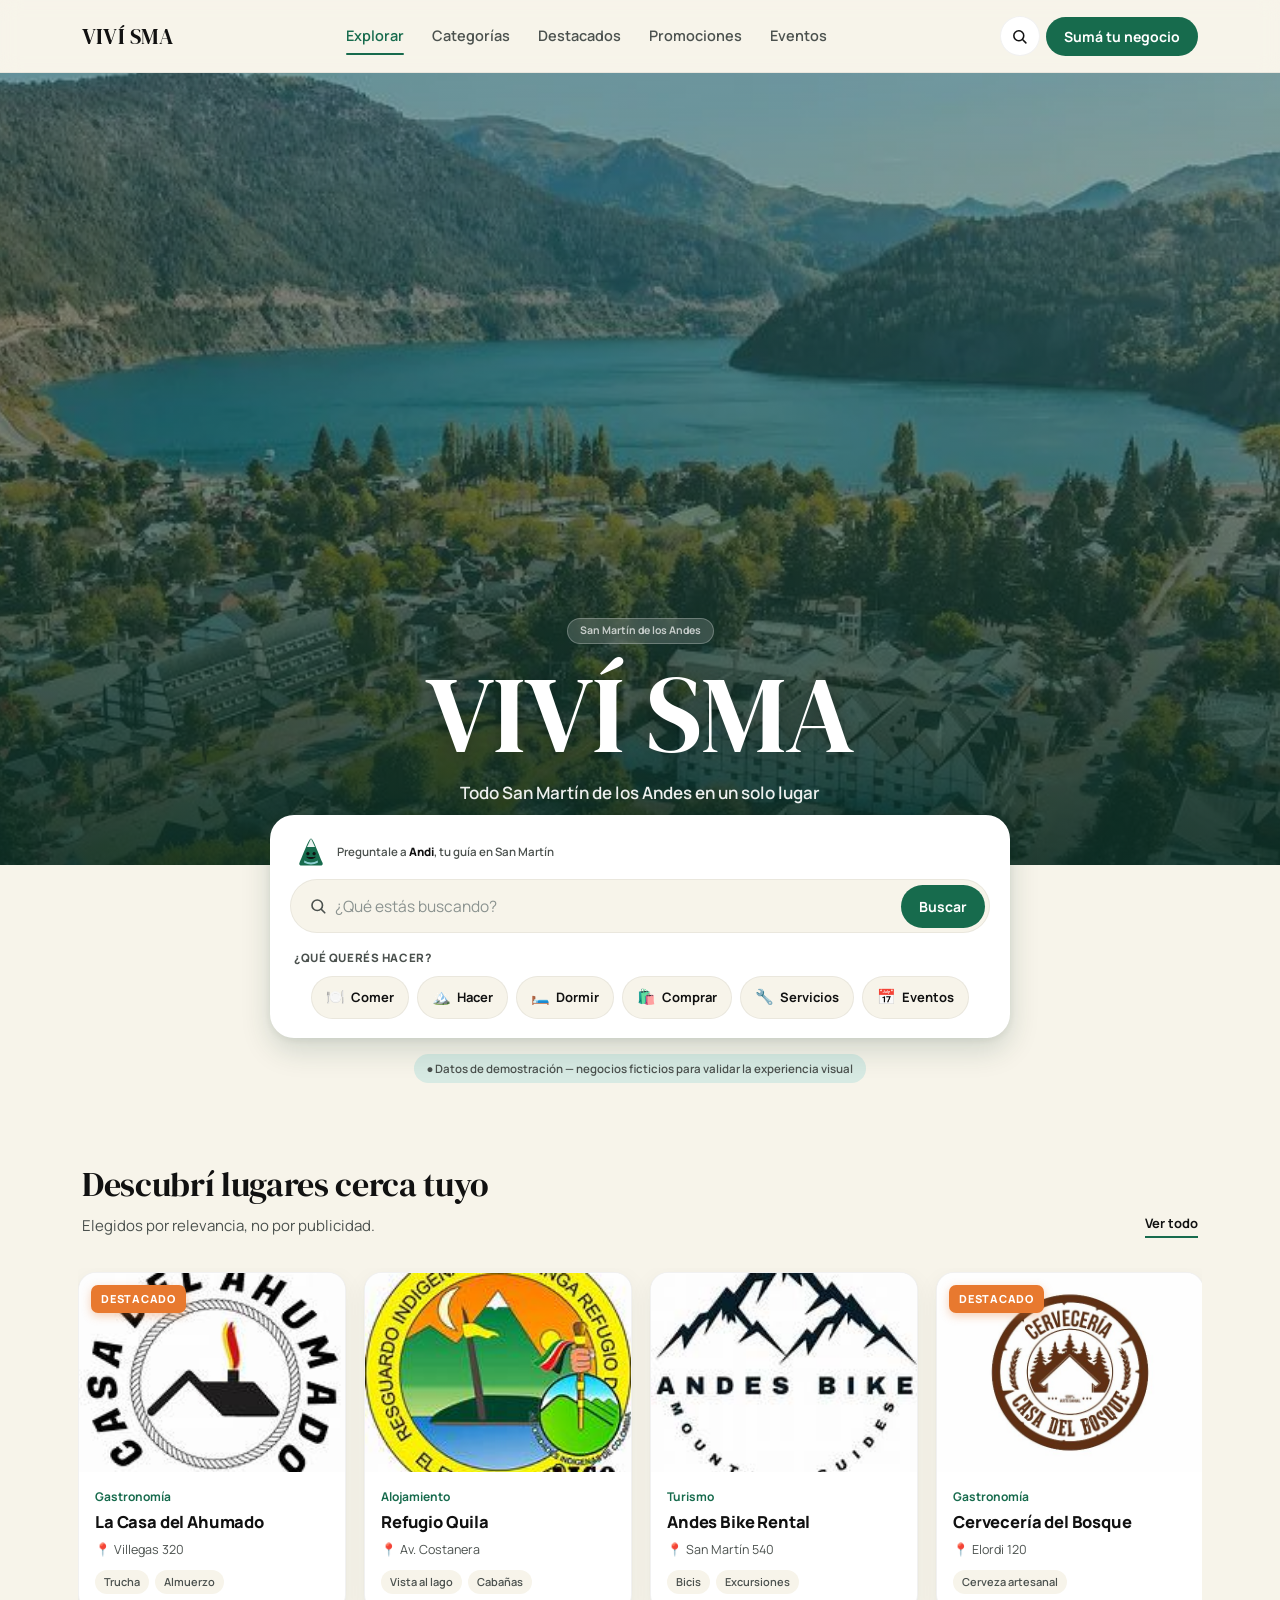
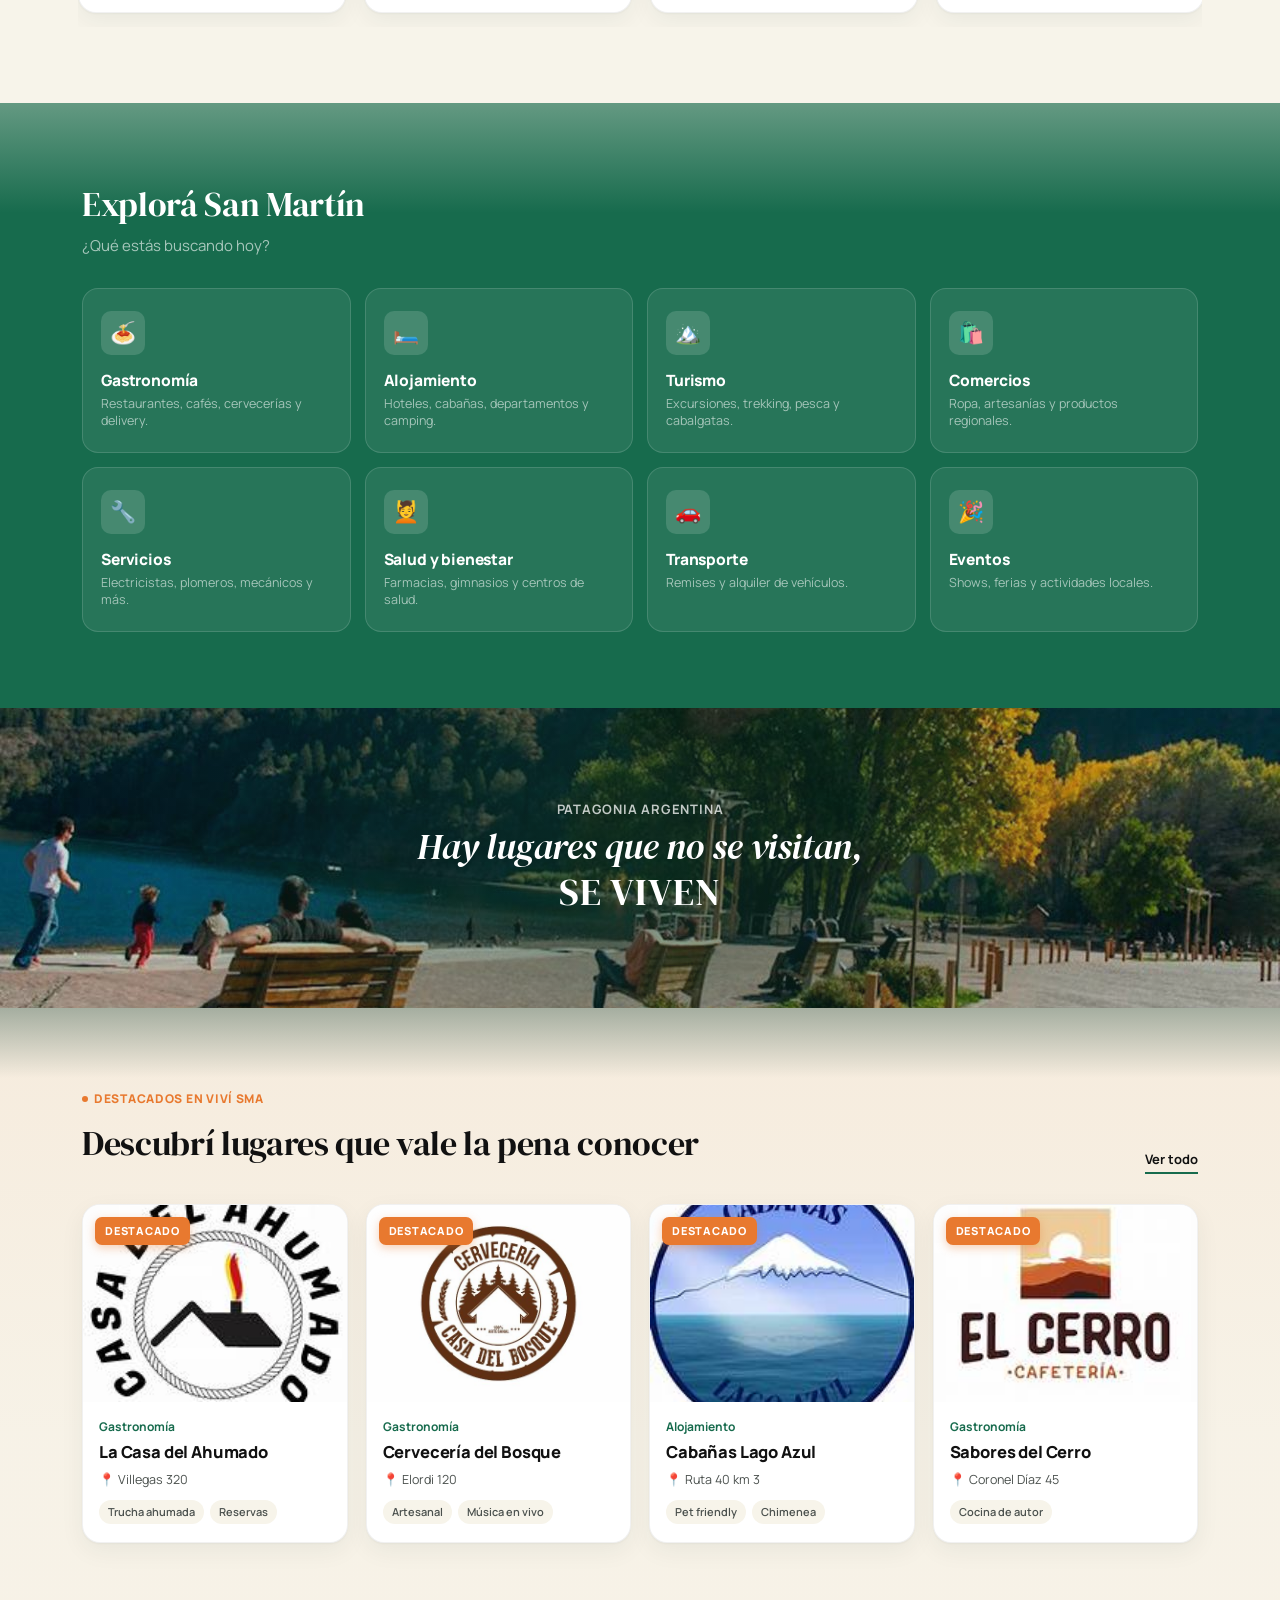
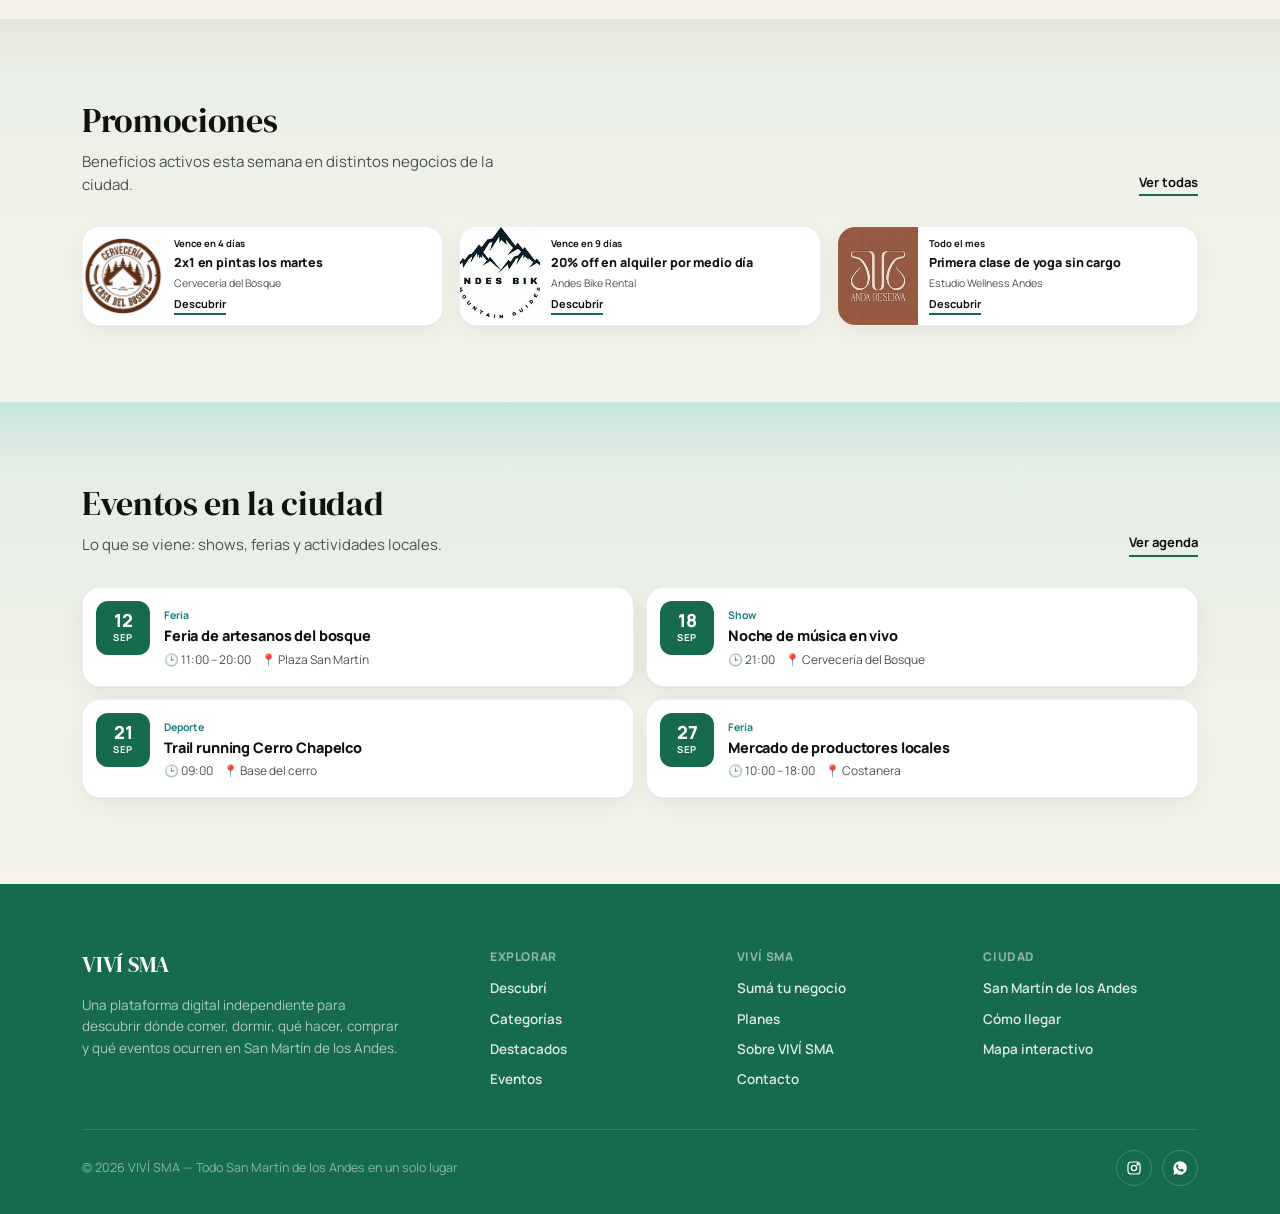
<file: index.html>
<!DOCTYPE html>
<html lang="es">
<head>
<meta charset="UTF-8">
<meta name="viewport" content="width=device-width, initial-scale=1.0, viewport-fit=cover">
<title>VIVÍ SMA — Todo San Martín de los Andes en un solo lugar</title>
<meta name="description" content="VIVÍ SMA: descubrí dónde comer, dormir, qué hacer, comprar y qué eventos ocurren en San Martín de los Andes, todo en un solo lugar.">
<link rel="preconnect" href="https://fonts.googleapis.com">
<link rel="preconnect" href="https://fonts.gstatic.com" crossorigin>
<link href="https://fonts.googleapis.com/css2?family=DM+Serif+Display:ital@0;1&family=Manrope:wght@400;500;600;700;800&display=swap" rel="stylesheet">
<link rel="stylesheet" href="css/variables.css">
<link rel="stylesheet" href="css/base.css">
<link rel="stylesheet" href="css/navigation.css">
<link rel="stylesheet" href="css/hero.css">
<link rel="stylesheet" href="css/components.css">
<link rel="stylesheet" href="css/sections.css">
<link rel="stylesheet" href="css/responsive.css">
<link rel="stylesheet" href="css/motion.css">
</head>
<body>

<!-- ================= NAV ================= -->
<header class="nav">
  <div class="wrap nav-inner">
    <a href="#" class="nav-logo">VIVÍ SMA</a>
    <nav class="nav-links">
      <a href="#descubri" class="active">Explorar</a>
      <a href="#categorias">Categorías</a>
      <a href="#destacados">Destacados</a>
      <a href="#promociones">Promociones</a>
      <a href="#eventos">Eventos</a>
    </nav>
    <div class="nav-actions">
      <button class="icon-btn" aria-label="Buscar" onclick="document.getElementById('hero-search').focus(); document.getElementById('hero-search').scrollIntoView({behavior:'smooth', block:'center'});">
        <svg width="17" height="17" viewBox="0 0 24 24" fill="none" stroke="currentColor" stroke-width="2.2" stroke-linecap="round"><circle cx="11" cy="11" r="7"/><line x1="21" y1="21" x2="16.65" y2="16.65"/></svg>
      </button>
      <button class="btn-negocio">Sumá tu negocio</button>
      <button class="burger" id="burgerBtn" aria-label="Abrir menú" aria-expanded="false">
        <span class="bar"></span><span class="bar"></span><span class="bar"></span>
      </button>
    </div>
  </div>
</header>

<div class="mobile-menu" id="mobileMenu">
  <div class="mobile-menu-inner">
    <a href="#descubri">Explorar <svg width="15" height="15" viewBox="0 0 24 24" fill="none" stroke="currentColor" stroke-width="2.3" stroke-linecap="round"><path d="M9 6l6 6-6 6"/></svg></a>
    <a href="#categorias">Categorías <svg width="15" height="15" viewBox="0 0 24 24" fill="none" stroke="currentColor" stroke-width="2.3" stroke-linecap="round"><path d="M9 6l6 6-6 6"/></svg></a>
    <a href="#destacados">Destacados <svg width="15" height="15" viewBox="0 0 24 24" fill="none" stroke="currentColor" stroke-width="2.3" stroke-linecap="round"><path d="M9 6l6 6-6 6"/></svg></a>
    <a href="#promociones">Promociones <svg width="15" height="15" viewBox="0 0 24 24" fill="none" stroke="currentColor" stroke-width="2.3" stroke-linecap="round"><path d="M9 6l6 6-6 6"/></svg></a>
    <a href="#eventos">Eventos <svg width="15" height="15" viewBox="0 0 24 24" fill="none" stroke="currentColor" stroke-width="2.3" stroke-linecap="round"><path d="M9 6l6 6-6 6"/></svg></a>
    <a href="#" class="mobile-cta">Sumá tu negocio</a>
  </div>
</div>

<!-- ================= HERO ================= -->
<section class="hero">
  <div class="hero-photo">
    <img src="assets/images/hero-vista-aerea-lago.webp" alt="Vista aérea del lago y el pueblo de San Martín de los Andes">
  </div>
  <div class="hero-content">
    <span class="hero-eyebrow">San Martín de los Andes</span>
    <h1>VIVÍ SMA</h1>
    <p class="claim">Todo San Martín de los Andes en un solo lugar</p>
  </div>
</section>

<div class="hero-float">
  <div class="andi-row">
    <div class="andi-avatar" aria-hidden="true">
      <svg viewBox="0 0 60 60" xmlns="http://www.w3.org/2000/svg">
        <path class="andi-cara" d="M30 6C34 6 46 40 50 48C52 52 50 54 46 54H14C10 54 8 52 10 48C14 40 26 6 30 6Z"/>
        <path class="andi-nieve" d="M30 6L37 21L23 21Z"/>
        <path class="andi-bufanda" d="M18 45Q30 52 42 45L42 49Q30 55 18 49Z"/>
        <circle class="andi-rasgos" cx="24.5" cy="33" r="2.4"/>
        <circle class="andi-rasgos" cx="35.5" cy="33" r="2.4"/>
        <path class="andi-rasgos" d="M23 39Q30 44 37 39" fill="none" stroke-width="2" stroke-linecap="round"/>
      </svg>
    </div>
    <span class="andi-caption">Preguntale a <strong>Andi</strong>, tu guía en San Martín</span>
  </div>
  <div class="searchbar">
    <svg width="18" height="18" viewBox="0 0 24 24" fill="none" stroke="currentColor" stroke-width="2.2" stroke-linecap="round"><circle cx="11" cy="11" r="7"/><line x1="21" y1="21" x2="16.65" y2="16.65"/></svg>
    <input id="hero-search" type="text" placeholder="¿Qué estás buscando?">
    <button>Buscar</button>
  </div>
  <p class="intent-label">¿Qué querés hacer?</p>
  <div class="intent-row">
    <a href="#categorias" class="pill"><span class="emj">🍽️</span> Comer</a>
    <a href="#categorias" class="pill"><span class="emj">🏔️</span> Hacer</a>
    <a href="#categorias" class="pill"><span class="emj">🛏️</span> Dormir</a>
    <a href="#categorias" class="pill"><span class="emj">🛍️</span> Comprar</a>
    <a href="#categorias" class="pill"><span class="emj">🔧</span> Servicios</a>
    <a href="#eventos" class="pill"><span class="emj">📅</span> Eventos</a>
  </div>
</div>

<div class="demo-note"><span>● Datos de demostración — negocios ficticios para validar la experiencia visual</span></div>

<!-- ================= DESCUBRÍ ================= -->
<section class="block bg-crema" id="descubri">
  <div class="wrap">
    <div class="block-head block-head-row">
      <div>
        <h2 class="reveal">Descubrí lugares cerca tuyo</h2>
        <p class="sub">Elegidos por relevancia, no por publicidad.</p>
      </div>
      <a href="#" class="see-all reveal-btn">Ver todo</a>
    </div>
  </div>
  <div class="wrap">
    <div class="scroll-row" id="descubri-row"></div>
  </div>
</section>

<!-- ================= CATEGORÍAS ================= -->
<section class="block section-dark" id="categorias">
  <div class="wrap">
    <div class="block-head">
      <h2 class="reveal">Explorá San Martín</h2>
      <p class="sub">¿Qué estás buscando hoy?</p>
    </div>
    <div class="cat-grid" id="cat-grid"></div>
  </div>
</section>

<!-- ================= FRANJA LOCAL ================= -->
<div class="franja">
  <img src="assets/images/franja-costanera-lago.jpg" alt="Costanera y bosque a orillas del lago en San Martín de los Andes">
  <div class="franja-text">
    <span>Patagonia Argentina</span>
    <h3><em class="franja-italica">Hay lugares que no se visitan,</em><br><strong class="se-viven">SE VIVEN</strong></h3>
  </div>
</div>

<!-- ================= DESTACADOS ================= -->
<section class="block bg-naranja-tint" id="destacados">
  <div class="wrap">
    <div class="block-head block-head-row">
      <div>
        <span class="destacados-tag">Destacados en VIVÍ SMA</span>
        <h2 class="reveal" style="margin-top:2px;">Descubrí lugares que vale la pena conocer</h2>
      </div>
      <a href="#" class="see-all reveal-btn">Ver todo</a>
    </div>
    <div class="grid-row" id="destacados-grid"></div>
  </div>
</section>

<!-- ================= PROMOCIONES ================= -->
<section class="block bg-sol-tint" id="promociones">
  <div class="wrap">
    <div class="block-head block-head-row">
      <div>
        <h2 class="reveal">Promociones</h2>
        <p class="sub">Beneficios activos esta semana en distintos negocios de la ciudad.</p>
      </div>
      <a href="#" class="see-all reveal-btn">Ver todas</a>
    </div>
    <div class="promos-grid" id="promos-grid"></div>
  </div>
</section>

<!-- ================= EVENTOS ================= -->
<section class="block bg-celeste-tint" id="eventos">
  <div class="wrap">
    <div class="block-head block-head-row">
      <div>
        <h2 class="reveal">Eventos en la ciudad</h2>
        <p class="sub">Lo que se viene: shows, ferias y actividades locales.</p>
      </div>
      <a href="#" class="see-all reveal-btn">Ver agenda</a>
    </div>
    <div class="eventos-grid" id="eventos-grid"></div>
  </div>
</section>

<!-- ================= FOOTER ================= -->
<footer>
  <div class="wrap">
    <div class="footer-grid">
      <div class="footer-brand">
        <h3>VIVÍ SMA</h3>
        <p>Una plataforma digital independiente para descubrir dónde comer, dormir, qué hacer, comprar y qué eventos ocurren en San Martín de los Andes.</p>
      </div>
      <div class="footer-cols">
        <div class="footer-col">
          <h4>Explorar</h4>
          <a href="#descubri">Descubrí</a>
          <a href="#categorias">Categorías</a>
          <a href="#destacados">Destacados</a>
          <a href="#eventos">Eventos</a>
        </div>
        <div class="footer-col">
          <h4>VIVÍ SMA</h4>
          <a href="#">Sumá tu negocio</a>
          <a href="#">Planes</a>
          <a href="#">Sobre VIVÍ SMA</a>
          <a href="#">Contacto</a>
        </div>
        <div class="footer-col">
          <h4>Ciudad</h4>
          <a href="#">San Martín de los Andes</a>
          <a href="#">Cómo llegar</a>
          <a href="#">Mapa interactivo</a>
        </div>
      </div>
    </div>
    <div class="footer-bottom">
      <span>© 2026 VIVÍ SMA — Todo San Martín de los Andes en un solo lugar</span>
      <div class="footer-social">
        <a href="#" aria-label="Instagram"><svg width="16" height="16" viewBox="0 0 24 24" fill="none" stroke="white" stroke-width="1.8"><rect x="3" y="3" width="18" height="18" rx="5"/><circle cx="12" cy="12" r="4"/><circle cx="17.5" cy="6.5" r="1"/></svg></a>
        <a href="#" aria-label="WhatsApp"><svg width="16" height="16" viewBox="0 0 24 24" fill="white"><path d="M12 2a10 10 0 0 0-8.6 15L2 22l5.2-1.4A10 10 0 1 0 12 2zm5.7 14.2c-.2.6-1.3 1.2-1.9 1.3-.5.1-1.1.1-1.8-.1-.4-.1-1-.3-1.7-.6-2.9-1.3-4.8-4.2-5-4.4-.1-.2-1.2-1.6-1.2-3s.7-2.1 1-2.4c.2-.3.5-.4.7-.4h.5c.2 0 .4 0 .6.4.2.5.7 1.8.8 1.9.1.2.1.3 0 .5-.1.2-.2.3-.3.5-.2.2-.3.3-.5.5-.2.2-.3.4-.1.7.2.3.7 1.2 1.6 1.9 1.1.9 2 1.2 2.3 1.3.3.1.4.1.6-.1.2-.2.7-.8.9-1.1.2-.3.4-.2.6-.1.2.1 1.5.7 1.7.8.2.1.4.2.4.3.1.2.1.6-.1 1.1z"/></svg></a>
      </div>
    </div>
  </div>
</footer>

<script src="js/data.js"></script>
<script src="js/render.js"></script>
<script src="js/ui.js"></script>
</body>
</html>
</file>
<file: css/variables.css>
:root{
    --verde: #176B4D;
    --verde-oscuro: #12563d;
    --verde-profundo: #0D3B2E;
    --crema: #F7F4EA;
    --crema-2: #F0EBDC;
    --blanco: #FFFFFF;
    --negro: #111111;
    --gris: #4B514E;
    --gris-claro: #8A948F;
    --naranja: #E8792F;
    --celeste: #8CCFD1;
    /* --- Paleta original de VIVÍ SMA restaurada (directiva 45, revisión 5 — fuente de verdad) --- */
    --terracota: #C96A4A;
    --terracota-fuerte: #B3533A;
    --terracota-oscuro: #9A4530;
    --verde-bosque: #176B4D;
    --verde-salvia: #6F9F83;
    --sol: #E4B84A;
    --dorado-sol: #D5B66A;
    --arena: #F7F4EA;
    --grafito: #111111;
    --blanco-calido: #FFFFFF;
    --borde: rgba(17,17,17,0.06);
    --sombra: 0 1px 2px rgba(13,59,46,0.04), 0 8px 24px rgba(13,59,46,0.06);
    --sombra-hover: 0 4px 10px rgba(13,59,46,0.07), 0 16px 32px rgba(13,59,46,0.10);
    --sombra-flot: 0 12px 30px rgba(13,59,46,0.16), 0 2px 8px rgba(13,59,46,0.08);
  }
</file>
<file: css/base.css>
*{ box-sizing: border-box; -webkit-tap-highlight-color: transparent; }
  html{ scroll-behavior: smooth; }
  body{
    margin:0;
    background: var(--crema);
    color: var(--negro);
    font-family: 'Manrope', sans-serif;
    -webkit-font-smoothing: antialiased;
    line-height: 1.5;
    overflow-x: hidden;
  }
  body.locked{ overflow: hidden; }
  h1,h2,h3, .serif{
    font-family: 'DM Serif Display', serif;
    font-weight: 400;
    color: var(--negro);
    letter-spacing: -0.01em;
  }
  img{ max-width:100%; display:block; }
  a{ color:inherit; text-decoration:none; }
  button{ font-family: inherit; cursor:pointer; }
  ::selection{ background: var(--verde-profundo); color:#fff; }
  a:focus-visible, button:focus-visible, input:focus-visible{
    outline: 2px solid var(--verde-bosque);
    outline-offset: 3px;
    border-radius: 4px;
  }

  .wrap{
    max-width: 1180px;
    margin: 0 auto;
    padding: 0 18px;
    position: relative;
    z-index: 1;
  }

  .demo-note{ text-align:center; padding: 16px 20px 0; }
  .demo-note span{
    display:inline-block;
    font-size:11.5px;
    font-weight:600;
    color: var(--gris);
    background: rgba(140,207,209,0.3);
    padding: 6px 13px;
    border-radius:100px;
  }

  /* ================= SECTION SHARED ================= */
  section.block{ padding: 44px 0; position:relative; }
  .bg-blanco{ background: var(--blanco); }
  .bg-crema{ background: var(--crema); }
  .bg-crema2{ background: var(--crema-2); }
  .bg-naranja-tint{ background: linear-gradient(180deg, rgba(232,121,47,0.07), rgba(232,121,47,0.015) 70%); }
  .bg-celeste-tint{ background: linear-gradient(180deg, rgba(140,207,209,0.22), rgba(140,207,209,0.03) 70%); }
  .bg-sol-tint{ background: linear-gradient(180deg, rgba(140,207,209,0.16), rgba(140,207,209,0.025) 70%); }

  /* ---- Transiciones de color entre secciones (directiva 48): costuras suaves, solo paleta existente ---- */
  #categorias::before{
    content:''; position:absolute; inset:0 0 auto 0; height:110px; z-index:0; pointer-events:none;
    background: linear-gradient(180deg, rgba(243,239,228,0.35), rgba(243,239,228,0));
  }
  #destacados::before{
    content:''; position:absolute; inset:0 0 auto 0; height:70px; z-index:0; pointer-events:none;
    background: linear-gradient(180deg, rgba(13,59,46,0.35), rgba(13,59,46,0));
  }
  #promociones::before{
    content:''; position:absolute; inset:0 0 auto 0; height:60px; z-index:0; pointer-events:none;
    background: linear-gradient(180deg, rgba(232,121,47,0.06), rgba(232,121,47,0));
  }
  #eventos::before{
    content:''; position:absolute; inset:0 0 auto 0; height:60px; z-index:0; pointer-events:none;
    background: linear-gradient(180deg, rgba(140,207,209,0.30), rgba(140,207,209,0));
  }
  footer{ position:relative; }
  footer::before{
    content:''; position:absolute; inset:0 0 auto 0; height:80px; z-index:0; pointer-events:none;
    background: linear-gradient(180deg, rgba(23,107,77,0.22), rgba(23,107,77,0));
  }

  .block-head{ margin-bottom: 18px; }
  .block-head h2{
    font-size: 24px;
    margin:0 0 5px;
  }
  .block-head .sub{
    color: var(--gris);
    font-size:13.5px;
    margin:0;
    max-width: 46ch;
  }
  .block-head-row{
    display:flex;
    align-items:flex-end;
    justify-content:space-between;
    gap: 14px;
  }
  .see-all{
    flex-shrink:0;
    font-weight:700;
    font-size:13px;
    color: var(--negro);
    border-bottom: 2px solid var(--verde-bosque);
    padding-bottom:2px;
    white-space:nowrap;
  }

  .scroll-row{
    display:flex;
    gap: 12px;
    overflow-x:auto;
    scroll-snap-type: x mandatory;
    padding: 4px 18px 16px;
    margin: 0 -18px;
    scrollbar-width:none;
  }
  .scroll-row::-webkit-scrollbar{ display:none; }
  .scroll-row .card{ flex: 0 0 40%; scroll-snap-align: start; }
  .scroll-row .card:last-child{ margin-right: 6vw; }

  .grid-row{ display:grid; grid-template-columns: repeat(2, 1fr); gap: 6px; }
</file>
<file: css/navigation.css>
/* ================= NAV ================= */
  .nav{
    position: sticky;
    top:0;
    z-index: 60;
    background: rgba(247,244,234,0.46);
    backdrop-filter: blur(10px);
    border-bottom: 1px solid var(--borde);
  }
  .nav-inner{
    display:flex;
    align-items:center;
    justify-content: space-between;
    height: 60px;
  }
  .nav-logo{
    font-family:'DM Serif Display', serif;
    font-size: 19px;
    font-weight:400;
    color: var(--negro);
    letter-spacing: 0.01em;
    text-transform: uppercase;
  }
  .nav-links{ display:none; }
  .nav-actions{ display:flex; align-items:center; gap:8px; }
  .icon-btn{
    width:40px; height:40px;
    border-radius:50%;
    border:1px solid var(--borde);
    background: var(--blanco);
    display:flex; align-items:center; justify-content:center;
    transition: transform .18s ease, border-color .18s ease;
    color: var(--negro);
  }
  .icon-btn:active{ transform: scale(0.94); }
  .btn-negocio{ display:none; }

  .burger{
    width:44px; height:44px;
    border-radius:50%;
    border:1px solid var(--borde);
    background:var(--blanco);
    display:flex;
    align-items:center; justify-content:center;
    position:relative;
    flex-shrink:0;
  }
  .burger .bar{
    width:17px; height:2px;
    background: var(--negro);
    border-radius: 2px;
    position:absolute;
    transition: transform .25s ease, opacity .2s ease, top .25s ease;
  }
  .burger .bar:nth-child(1){ top:16px; }
  .burger .bar:nth-child(2){ top:22px; }
  .burger .bar:nth-child(3){ top:28px; }
  .burger.open .bar:nth-child(1){ top:21px; transform: rotate(45deg); }
  .burger.open .bar:nth-child(2){ opacity:0; }
  .burger.open .bar:nth-child(3){ top:21px; transform: rotate(-45deg); }

  .mobile-menu{
    position:fixed;
    inset: 60px 0 0 0;
    z-index:55;
    background: var(--crema);
    transform: translateY(-8px);
    opacity:0;
    pointer-events:none;
    transition: opacity .22s ease, transform .22s ease;
    overflow-y:auto;
  }
  .mobile-menu.open{ opacity:1; transform: translateY(0); pointer-events:auto; }
  .mobile-menu-inner{ padding: 10px 20px 30px; }
  .mobile-menu a{
    display:flex;
    align-items:center;
    justify-content:space-between;
    padding: 17px 4px;
    border-bottom: 1px solid var(--borde);
    font-weight:700;
    color: var(--negro);
    font-size:17px;
  }
  .mobile-menu a svg{ opacity:0.35; }
  .mobile-cta{
    margin-top: 22px;
    display:block;
    text-align:center;
    background: var(--verde-bosque);
    color:#fff !important;
    padding: 15px;
    border-radius: 100px;
    font-weight:800 !important;
    border-bottom: none !important;
  }

  /* ============ NAV DESKTOP (independiente del resto del layout) ============ */
  @media (min-width: 700px){
    .wrap.nav-inner{ padding: 0 20px; }
    .nav-inner{ height: 64px; }
    .nav-logo{ font-size: 18px; flex-shrink:0; }
    .nav-links{
      display:flex; align-items:center; gap: 12px;
      font-size: 13px; font-weight: 600;
      flex-shrink:0;
    }
    .nav-links a{ color: var(--gris); position:relative; padding: 6px 0; white-space:nowrap; transition: color .2s ease; }
    .nav-links a:hover{ color: var(--verde-bosque); }
    .nav-links a.active{ color: var(--verde-bosque); }
    .nav-links a.active::after{ content:''; position:absolute; left:0; right:0; bottom:-2px; height:2px; background: var(--verde-bosque); border-radius: 2px; }
    .nav-actions{ flex-shrink:0; gap:6px; }
    .icon-btn{ width:34px; height:34px; }
    .btn-negocio{
      display:inline-block;
      background: var(--verde-bosque); color:#fff; padding: 8px 13px;
      border-radius: 100px; font-size: 12.5px; font-weight: 700; border:none;
      transition: background .18s ease, transform .18s ease; white-space: nowrap;
    }
    .btn-negocio:hover{ background: var(--verde-profundo); transform: translateY(-1px); }
    .burger{ display:none; }
    .mobile-menu{ display:none; }
  }
  @media (min-width: 900px){
    .wrap.nav-inner{ padding: 0 24px; }
    .nav-inner{ height: 68px; }
    .nav-logo{ font-size: 20px; }
    .nav-links{ gap: 18px; font-size: 13.5px; }
    .icon-btn{ width:40px; height:40px; }
    .btn-negocio{ padding: 9px 15px; font-size: 13px; }
  }
  @media (min-width: 1000px){
    .wrap.nav-inner{ padding: 0 32px; }
    .nav-inner{ height: 72px; }
    .nav-logo{ font-size: 22px; }
    .nav-links{ gap: 28px; font-size: 14.5px; }
    .btn-negocio{ padding: 10px 18px; font-size: 14px; }
  }
</file>
<file: css/hero.css>
/* ================= HERO ================= */
  .hero{
    position:relative;
    min-height: 76svh;
    display:flex;
    flex-direction:column;
    justify-content:flex-end;
    overflow:hidden;
    padding-bottom: 60px;
  }
  .hero-photo{
    position:absolute; inset:0;
    z-index:0;
  }
  .hero-photo img{ position:absolute; top:-8%; left:0; width:100%; height:116%; object-fit:cover; }
  .hero-photo::after{
    content:'';
    position:absolute; inset:0;
    background: linear-gradient(180deg, rgba(13,59,46,0.35) 0%, rgba(13,59,46,0.55) 55%, rgba(10,45,35,0.88) 100%);
  }
  .hero-content{
    position:relative;
    z-index:2;
    text-align:center;
    padding: 0 20px;
  }
  .hero-eyebrow{
    opacity:0;
    animation: rise .7s ease forwards;
    font-size: 10.5px;
    font-weight:700;
    color: rgba(255,255,255,0.7);
    background: rgba(255,255,255,0.16);
    backdrop-filter: blur(6px);
    display:inline-flex;
    padding: 4px 12px;
    border-radius: 100px;
    margin-bottom: 16px;
    border: 1px solid rgba(255,255,255,0.25);
  }
  .hero h1{
    opacity:0;
    animation: rise .8s ease .08s forwards;
    font-size: clamp(40px, 13vw, 62px);
    line-height: 1;
    margin: 0 0 12px;
    color: #fff;
    text-shadow: 0 2px 18px rgba(0,0,0,0.25);
    text-transform: uppercase;
  }
  .hero p.claim{
    opacity:0;
    animation: rise .8s ease .18s forwards;
    font-size: clamp(10.5px, 3.3vw, 17px);
    color: rgba(255,255,255,0.92);
    white-space: nowrap;
    margin: 0;
    font-weight:600;
  }
  .hero-photo{
    will-change: transform;
  }
  /* floating search+intent card, overlaps hero bottom edge */
  .hero-float{
    position:relative;
    z-index:3;
    margin: -46px 14px 0;
    background: var(--blanco);
    border-radius: 24px;
    box-shadow: var(--sombra-flot);
    padding: 16px 16px 14px;
    opacity:0;
    animation: rise .8s ease .28s forwards;
  }
  .andi-row{
    display:flex;
    align-items:center;
    gap:9px;
    padding: 0 4px 10px;
  }
  .andi-avatar{
    flex-shrink:0;
    width:34px; height:34px;
    animation: andiIdle 3.6s ease-in-out infinite;
  }
  .andi-avatar svg{ width:100%; height:100%; display:block; }
  .andi-cara{ fill: var(--verde-bosque); }
  .andi-nieve{ fill: var(--blanco-calido); opacity:0.92; }
  .andi-bufanda{ fill: var(--celeste); }
  .andi-rasgos{ stroke: var(--grafito); fill: var(--grafito); }
  .andi-caption{
    font-size:11.5px;
    font-weight:600;
    color: var(--gris);
  }
  .andi-caption strong{
    color: var(--negro);
    font-weight:800;
  }
  .searchbar{
    background: var(--crema);
    border: 1px solid var(--borde);
    border-radius: 100px;
    padding: 4px 4px 4px 18px;
    display:flex;
    align-items:center;
    gap:8px;
    transition: box-shadow .2s ease, border-color .2s ease;
  }
  .searchbar:focus-within{
    border-color: var(--verde-bosque);
    box-shadow: 0 0 0 4px rgba(23,107,77,0.12);
  }
  .searchbar svg{ flex-shrink:0; color: var(--gris); }
  .searchbar input{
    border:none; outline:none;
    background:transparent;
    font-family:'Manrope',sans-serif;
    font-size: 15.5px;
    width:100%;
    color: var(--negro);
    min-width:0;
    padding: 11px 0;
  }
  .searchbar input::placeholder{ color: #8b9390; }
  .searchbar button{
    flex-shrink:0;
    background: var(--verde-bosque);
    color:#fff;
    border:none;
    padding: 12px 18px;
    border-radius: 100px;
    font-weight:700;
    font-size:14px;
    transition: background .18s ease;
  }
  .searchbar button:active{ background: var(--verde-profundo); }

  .intent-label{
    margin: 16px 0 9px 4px;
    font-size: 11.5px;
    font-weight:800;
    color: var(--gris);
    text-transform: uppercase;
    letter-spacing: 0.05em;
  }
  .intent-row{
    display:flex;
    gap: 8px;
    overflow-x:auto;
    scrollbar-width:none;
    padding: 1px 1px 3px;
    -webkit-mask-image: linear-gradient(90deg, #000 92%, transparent 100%);
    mask-image: linear-gradient(90deg, #000 92%, transparent 100%);
  }
  .intent-row::-webkit-scrollbar{ display:none; }
  .pill{
    flex-shrink:0;
    display:inline-flex;
    align-items:center;
    gap:6px;
    background: var(--crema);
    border: 1px solid var(--borde);
    padding: 9px 14px;
    border-radius: 100px;
    font-weight:700;
    font-size: 13px;
    color: var(--negro);
    white-space:nowrap;
    transition: transform .15s ease, border-color .15s ease, background .15s ease;
  }
  .pill:active{ transform: scale(0.96); background: #eef5f1; border-color: var(--verde-bosque); }
  .pill .emj{ font-size:15px; }

  /* En pantallas anchas ya entran los 6 items: se centran y no sugieren scroll oculto */
  @media (min-width: 700px){
    .intent-row{
      justify-content: center;
      -webkit-mask-image: none;
      mask-image: none;
    }
  }
</file>
<file: css/components.css>
/* ================= BUSINESS CARD ================= */
  .card{
    background: var(--blanco);
    border-radius: 18px;
    overflow:hidden;
    border: 1px solid var(--borde);
    box-shadow: var(--sombra);
    transition: transform .25s ease, box-shadow .25s ease;
  }
  .card:hover{ transform: translateY(-4px); box-shadow: var(--sombra-hover); }
  .card-img-wrap{
    position:relative;
    aspect-ratio: 4/3;
    overflow:hidden;
    background: #e9e6da;
  }
  .card-img-wrap img{ width:100%; height:100%; object-fit:cover; transition: transform .5s ease; }
  .card:hover .card-img-wrap img{ transform: scale(1.06); }
  .badge{
    position:absolute; top:6px; left:6px;
    display:inline-flex; align-items:center;
    background: var(--naranja);
    color:#fff;
    font-size:7.5px; font-weight:800; letter-spacing:0.04em;
    padding: 2px 6px;
    border-radius: 5px;
    box-shadow: 0 3px 10px rgba(232,121,47,0.35);
  }
  .card-body{ padding: 6px 6px 8px; }
  .card-body .cat{ font-size:8px; font-weight:700; color: var(--verde-bosque); margin-bottom:2px; }
  .card-body h3{ font-family:'Manrope',sans-serif; font-weight:800; font-size:10.5px; margin: 0 0 2px; color: var(--negro); }
  .card-body .loc{ font-size:8.5px; color: var(--gris); display:flex; align-items:center; gap:3px; margin-bottom:4px; }
  .tags{ display:flex; gap:3px; flex-wrap:wrap; }
  .tag{ font-size:7.5px; font-weight:600; color: var(--gris); background: var(--crema); padding: 2px 5px; border-radius:100px; }

  /* ================= CATEGORIES ================= */
  .cat-grid{ display:grid; grid-template-columns: 1fr 1fr; gap: 10px; }
  .cat-card{
    background: var(--blanco);
    border: 1px solid var(--borde);
    border-radius: 16px;
    padding: 13px 13px 14px;
    text-align:left;
    display:flex;
    align-items:center;
    gap: 11px;
    transition: transform .2s ease, border-color .2s ease, box-shadow .2s ease;
  }
  .cat-card:active{ transform: scale(0.97); }
  .cat-icon{
    width:36px; height:36px;
    border-radius:10px;
    background: #eef5f1;
    display:flex; align-items:center; justify-content:center;
    font-size:17px;
    flex-shrink:0;
  }
  .cat-card-text{ min-width:0; }
  .cat-card h3{ font-family:'Manrope', sans-serif; font-weight:800; font-size:13.5px; margin:0 0 2px; }
  .cat-card p{
    font-size: 11px; color: var(--gris); margin:0; line-height:1.35;
    display: -webkit-box; -webkit-line-clamp: 1; -webkit-box-orient: vertical; overflow:hidden;
  }

  /* ---- variante oscura (sección Categorías) ---- */
  .section-dark{ background: var(--verde-bosque); }
  .section-dark .block-head h2,
  .section-dark .block-head .sub{ color: #fff; }
  .section-dark .block-head .sub{ color: rgba(255,255,255,0.62); }
  .section-dark .cat-card{
    background: rgba(255,255,255,0.07);
    border-color: rgba(255,255,255,0.14);
  }
  .section-dark .cat-card:active{ background: rgba(255,255,255,0.12); }
  .section-dark .cat-icon{ background: rgba(255,255,255,0.14); }
  .section-dark .cat-card h3{ color:#fff; }
  .section-dark .cat-card p{ color: rgba(255,255,255,0.58); }
</file>
<file: css/sections.css>
/* ================= FRANJA LOCAL ================= */
  .franja{
    position:relative;
    height: 220px;
    overflow:hidden;
  }
  .franja img{ width:100%; height:100%; object-fit:cover; }
  .franja::after{
    content:'';
    position:absolute; inset:0;
    background: radial-gradient(58% 140% at 50% 50%, rgba(13,59,46,0.62), rgba(13,59,46,0.18) 72%);
  }
  .franja-text{
    position:absolute; inset:0;
    z-index:2;
    display:flex;
    flex-direction:column;
    align-items:center;
    justify-content:center;
    text-align:center;
    padding: 0 28px;
  }
  .franja-text span{
    color: rgba(255,255,255,0.75);
    font-size:13px;
    font-weight:700;
    text-transform:uppercase;
    letter-spacing:0.06em;
    margin-bottom:6px;
  }
  .franja-text h3{
    color:#fff;
    font-size: 25.5px;
    margin:0 auto;
    max-width: 280px;
    line-height:1.2;
  }
  .franja-italica{
    font-family:'DM Serif Display', serif;
    font-style: italic;
    font-weight:400;
  }
  .se-viven{
    display:inline-block;
    font-family:'DM Serif Display', serif;
    font-style: normal;
    font-weight:400;
    font-size:1.08em;
    letter-spacing:0.03em;
    animation: seVivenBreathe 9s cubic-bezier(0.65, 0, 0.35, 1) infinite;
  }

  /* ---- animación "respiración": aparece, permanece, desaparece, pausa ---- */
  .franja-text{
    animation: franjaBreathe 9s cubic-bezier(0.65, 0, 0.35, 1) infinite;
  }
  /* ================= DESTACADOS ================= */
  .destacados-tag{
    display:inline-flex; align-items:center; gap:6px;
    font-size:12px; font-weight:800; color: var(--naranja);
    text-transform:uppercase; letter-spacing:0.06em;
    margin-bottom:8px;
  }
  .destacados-tag::before{
    content:'';
    width:6px; height:6px;
    border-radius:50%;
    background: var(--naranja);
  }

  /* ================= PROMOS ================= */
  .promo-card{
    background: var(--blanco);
    border-radius:18px;
    border: 1px solid var(--borde);
    overflow:hidden;
    display:flex;
    box-shadow: var(--sombra);
    transition: transform .25s ease, box-shadow .25s ease;
  }
  .promo-card:hover{ transform: translateY(-3px); box-shadow: var(--sombra-hover); }
  .promo-img{ width: 80px; flex-shrink:0; background:#e9e6da; }
  .promo-img img{ width:100%; height:100%; object-fit:cover; }
  .promo-body{ padding: 10px 11px; display:flex; flex-direction:column; gap:3px; flex:1; min-width:0; }
  .promo-vig{ font-size:9.5px; font-weight:700; color: var(--grafito); }
  .promo-body h3{ font-family:'Manrope',sans-serif; font-weight:800; font-size:12.5px; margin:0; }
  .promo-neg{ font-size:10.5px; color:var(--gris); margin:0 0 1px; }
  .promo-link{
    margin-top:auto; font-size:11px; font-weight:700;
    color: var(--negro);
    border-bottom: 2px solid var(--verde-bosque);
    align-self:flex-start; padding-bottom:1px;
  }
  .promos-grid{ display:grid; grid-template-columns:1fr; gap:12px; }

  /* ================= EVENTOS ================= */
  .evento-card{
    display:flex; gap:14px;
    background: var(--blanco);
    border:1px solid var(--borde);
    border-radius:18px;
    padding: 13px;
    box-shadow: var(--sombra);
    transition: transform .2s ease, box-shadow .2s ease;
  }
  .evento-card:hover{ transform: translateY(-3px); box-shadow: var(--sombra-hover); }
  .evento-date{
    flex-shrink:0; width: 54px; height:54px;
    border-radius:12px;
    background: var(--verde-bosque);
    color:#fff;
    display:flex; flex-direction:column; align-items:center; justify-content:center;
  }
  .evento-date .d{ font-size:18px; font-weight:800; line-height:1; }
  .evento-date .m{ font-size:9.5px; font-weight:700; text-transform:uppercase; letter-spacing:0.04em; margin-top:2px; }
  .evento-body h3{ font-family:'Manrope',sans-serif; font-weight:800; font-size:14.5px; margin:0 0 4px; }
  .evento-meta{ font-size:12px; color:var(--gris); display:flex; flex-wrap:wrap; gap: 3px 10px; margin-bottom:4px; }
  .evento-cat{ font-size:10.5px; font-weight:700; color: #1a8083; }
  .eventos-grid{ display:grid; grid-template-columns: 1fr; gap:12px; }

  /* ================= FOOTER ================= */
  footer{
    background: var(--verde-bosque);
    color: rgba(255,255,255,0.82);
    padding: 46px 0 22px;
    margin-top: 10px;
  }
  .footer-grid{ display:flex; flex-direction:column; gap: 28px; padding-bottom: 30px; border-bottom: 1px solid rgba(255,255,255,0.12); }
  .footer-brand h3{
    font-family:'DM Serif Display', serif;
    color:#fff; font-size:22px; margin: 0 0 10px;
    text-transform: uppercase;
  }
  .footer-brand p{ font-size:13.5px; line-height:1.6; max-width: 320px; color: rgba(255,255,255,0.65); }
  .footer-cols{ display:grid; grid-template-columns: 1fr 1fr; gap: 22px; }
  .footer-col h4{ font-size:12px; font-weight:800; text-transform:uppercase; letter-spacing:0.05em; color: rgba(255,255,255,0.5); margin: 0 0 12px; }
  .footer-col a{ display:block; font-size:13.5px; font-weight:600; color: rgba(255,255,255,0.85); margin-bottom: 10px; width: fit-content; }
  .footer-bottom{ display:flex; flex-direction:column; align-items:flex-start; gap:14px; padding-top: 20px; font-size:12.5px; color: rgba(255,255,255,0.5); }
  .footer-social{ display:flex; gap:10px; }
  .footer-social a{ width:36px; height:36px; border-radius:50%; border:1px solid rgba(255,255,255,0.18); display:flex; align-items:center; justify-content:center; }
</file>
<file: css/responsive.css>
/* ================= TABLET+ (min-width 700px) ================= */
  @media (min-width: 700px){
    .wrap{ padding: 0 32px; }
    .grid-row{ grid-template-columns: repeat(2, 1fr); gap: 18px; }
    .cat-grid{ grid-template-columns: repeat(4, 1fr); }
    .promos-grid{ grid-template-columns: repeat(2,1fr); }
    .eventos-grid{ grid-template-columns: repeat(2,1fr); }
    .scroll-row .card{ flex-basis: 300px; }
    .hero{ min-height: 74svh; }
    .hero h1{ font-size: 84px; }
    .hero-float{ max-width: 680px; margin: -50px auto 0; padding: 20px 20px 16px; }
    .footer-grid{ flex-direction:row; justify-content:space-between; }
    .footer-cols{ grid-template-columns: repeat(3,1fr); gap:32px; flex: 1; margin-left: 60px; }
    .footer-bottom{ flex-direction:row; align-items:center; justify-content:space-between; }

    /* A partir de tablet, la tarjeta de Descubrí/Destacados vuelve a su tamaño original */
    .badge{ top:12px; left:12px; font-size:11px; padding: 6px 10px; border-radius: 7px; letter-spacing:0.07em; }
    .card-body{ padding: 16px 16px 18px; }
    .card-body .cat{ font-size:12px; margin-bottom:4px; }
    .card-body h3{ font-size:16.5px; margin: 0 0 6px; }
    .card-body .loc{ font-size:12.5px; gap:5px; margin-bottom:10px; }
    .tags{ gap:6px; }
    .tag{ font-size:11px; padding: 4px 9px; }
  }

  /* ================= DESKTOP (min-width 1000px) ================= */
  @media (min-width: 1000px){
    section.block{ padding: 76px 0; }
    .block-head{ margin-bottom: 30px; }
    .block-head h2{ font-size: 34px; }
    .block-head .sub{ font-size:15px; }
    .block-head-row{ align-items:flex-end; }

    .grid-row{ grid-template-columns: repeat(4,1fr); gap:18px; }
    .cat-grid{ gap:14px; }
    .cat-card{
      flex-direction:column;
      align-items:flex-start;
      gap:0;
      padding: 22px 18px;
    }
    .cat-card:hover{ transform: translateY(-3px); border-color: var(--verde-bosque); box-shadow: var(--sombra); }
    .section-dark .cat-card:hover{ transform: translateY(-3px); border-color: rgba(255,255,255,0.35); box-shadow: none; background: rgba(255,255,255,0.1); }
    .cat-icon{ width:44px; height:44px; font-size:21px; margin-bottom:14px; }
    .cat-card h3{ font-size:15.5px; margin-bottom:4px; }
    .cat-card p{ font-size:12.5px; -webkit-line-clamp: 2; }

    .scroll-row{ gap:18px; padding: 4px 4px 14px; margin:0 -4px; }
    .scroll-row .card{ flex: 0 0 268px; }
    .scroll-row .card:last-child{ margin-right:0; }

    .promos-grid{ grid-template-columns: repeat(3,1fr); gap:16px; }
    .promo-card:hover{ transform: translateY(-3px); }

    .franja{ height: 300px; }
    .franja-text{ padding: 0 40px; }
    .franja-text h3{ font-size:35.5px; max-width:460px; }

    .hero{ min-height: 88vh; }
    .hero h1{ font-size: 108px; }
    .hero-float{ max-width: 740px; }

    footer{ padding: 64px 0 28px; }
  }
</file>
<file: css/motion.css>
@keyframes rise{
    from{ opacity:0; transform: translateY(14px); }
    to{ opacity:1; transform: translateY(0); }
  }

  /* ---- Sistema de motion design (directiva 48): fade-up con stagger ---- */
  .reveal{
    opacity:0;
    transform: translateY(18px);
    transition: opacity .6s cubic-bezier(0.22,0.61,0.36,1), transform .6s cubic-bezier(0.22,0.61,0.36,1);
  }
  .reveal.is-visible{
    opacity:1;
    transform: translateY(0);
  }
  /* variante para botones/links de acción: fade + scale muy sutil, sin traslado vertical */
  .reveal-btn{
    opacity:0;
    transform: scale(0.94);
    transition: opacity .35s cubic-bezier(0.22,0.61,0.36,1), transform .35s cubic-bezier(0.22,0.61,0.36,1);
  }
  .reveal-btn.is-visible{
    opacity:1;
    transform: scale(1);
  }
  @keyframes andiIdle{
    0%, 100%{ transform: translateY(0) rotate(0deg); }
    50%{ transform: translateY(-3px) rotate(-2deg); }
  }
  @keyframes franjaBreathe{
    0%   { opacity:0; transform: translateY(15px); }
    16%  { opacity:1; transform: translateY(0); }
    54%  { opacity:1; transform: translateY(0); }
    70%  { opacity:0; transform: translateY(10px); }
    100% { opacity:0; transform: translateY(10px); }
  }
  @keyframes seVivenBreathe{
    0%   { opacity:0;    transform: translateY(3px); }
    16%  { opacity:0.75; transform: translateY(2px); }
    20%  { opacity:1;    transform: translateY(0); }
    54%  { opacity:1;    transform: translateY(0); }
    70%  { opacity:0;    transform: translateY(4px); }
    100% { opacity:0;    transform: translateY(4px); }
  }

  @media (prefers-reduced-motion: reduce){
    *{ animation-duration: 0.01ms !important; animation-delay:0s !important; scroll-behavior:auto !important; transition-duration: 0.01ms !important; }
    .franja-text{ animation: none !important; opacity:1 !important; transform:none !important; }
    .se-viven{ animation: none !important; opacity:1 !important; transform:none !important; }
    .andi-avatar{ animation: none !important; }
    .reveal{ opacity:1 !important; transform:none !important; }
    .reveal-btn{ opacity:1 !important; transform:none !important; }
  }
</file>
